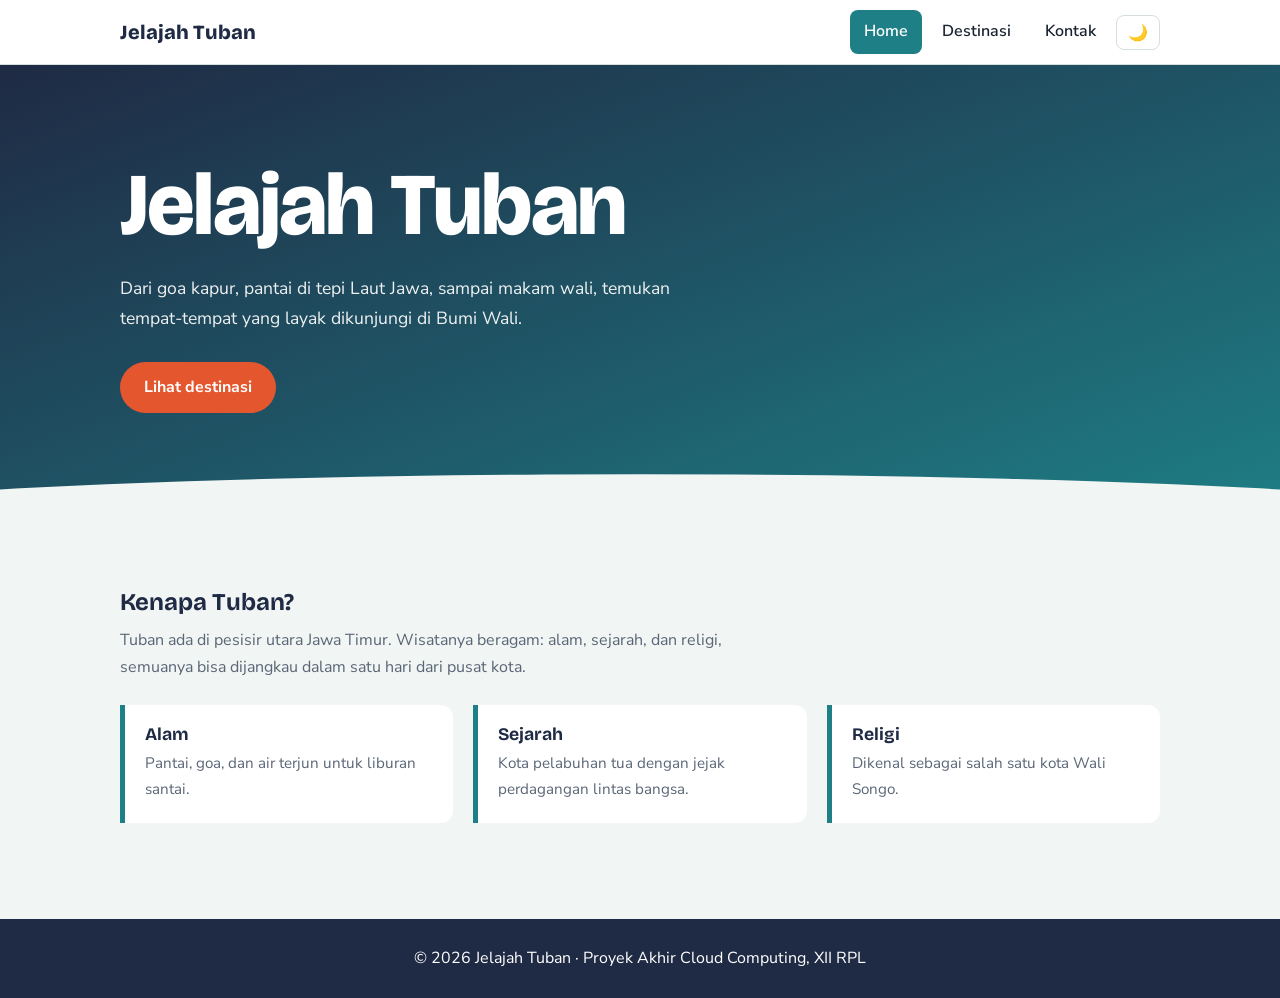
<file: index.html>
<!DOCTYPE html>
<html lang="id" data-theme="light">
<head>
<meta charset="UTF-8">
<meta name="viewport" content="width=device-width, initial-scale=1">
<title>Home | Jelajah Tuban</title>
<meta name="description" content="Panduan wisata Kabupaten Tuban, Jawa Timur.">
<link rel="preconnect" href="https://fonts.googleapis.com">
<link href="https://fonts.googleapis.com/css2?family=Bricolage+Grotesque:wght@600;800&family=Nunito+Sans:wght@400;600;700&display=swap" rel="stylesheet">
<link rel="stylesheet" href="style.css">
</head>
<body>
<header>
 <div class="wrap nav">
  <a href="index.html" class="logo">Jelajah Tuban</a>
  <ul class="menu" id="menu">
   <li><a href="index.html" class="active">Home</a></li>
   <li><a href="destinasi.html">Destinasi</a></li>
   <li><a href="kontak.html">Kontak</a></li>
   <li><button class="btn-icon" id="theme-toggle" aria-label="Ganti mode terang/gelap">🌙</button></li>
  </ul>
  <button class="btn-icon" id="hamburger" aria-label="Buka menu" aria-expanded="false">☰</button>
 </div>
</header>
<main>
 <div class="hero"><div class="wrap">
  <h1>Jelajah Tuban</h1>
  <p>Dari goa kapur, pantai di tepi Laut Jawa, sampai makam wali, temukan tempat-tempat yang layak dikunjungi di Bumi Wali.</p>
  <a class="btn" href="destinasi.html">Lihat destinasi</a>
 </div></div>
 <section><div class="wrap">
  <h2>Kenapa Tuban?</h2>
  <p style="max-width:62ch;margin-top:10px;color:var(--muted)">Tuban ada di pesisir utara Jawa Timur. Wisatanya beragam: alam, sejarah, dan religi, semuanya bisa dijangkau dalam satu hari dari pusat kota.</p>
  <div class="facts">
   <div class="fact"><h3>Alam</h3><p>Pantai, goa, dan air terjun untuk liburan santai.</p></div>
   <div class="fact"><h3>Sejarah</h3><p>Kota pelabuhan tua dengan jejak perdagangan lintas bangsa.</p></div>
   <div class="fact"><h3>Religi</h3><p>Dikenal sebagai salah satu kota Wali Songo.</p></div>
  </div>
 </div></section>
</main>
<footer><p>© 2026 Jelajah Tuban · Proyek Akhir Cloud Computing, XII RPL</p></footer>
<script src="script.js"></script>
</body>
</html>
</file>
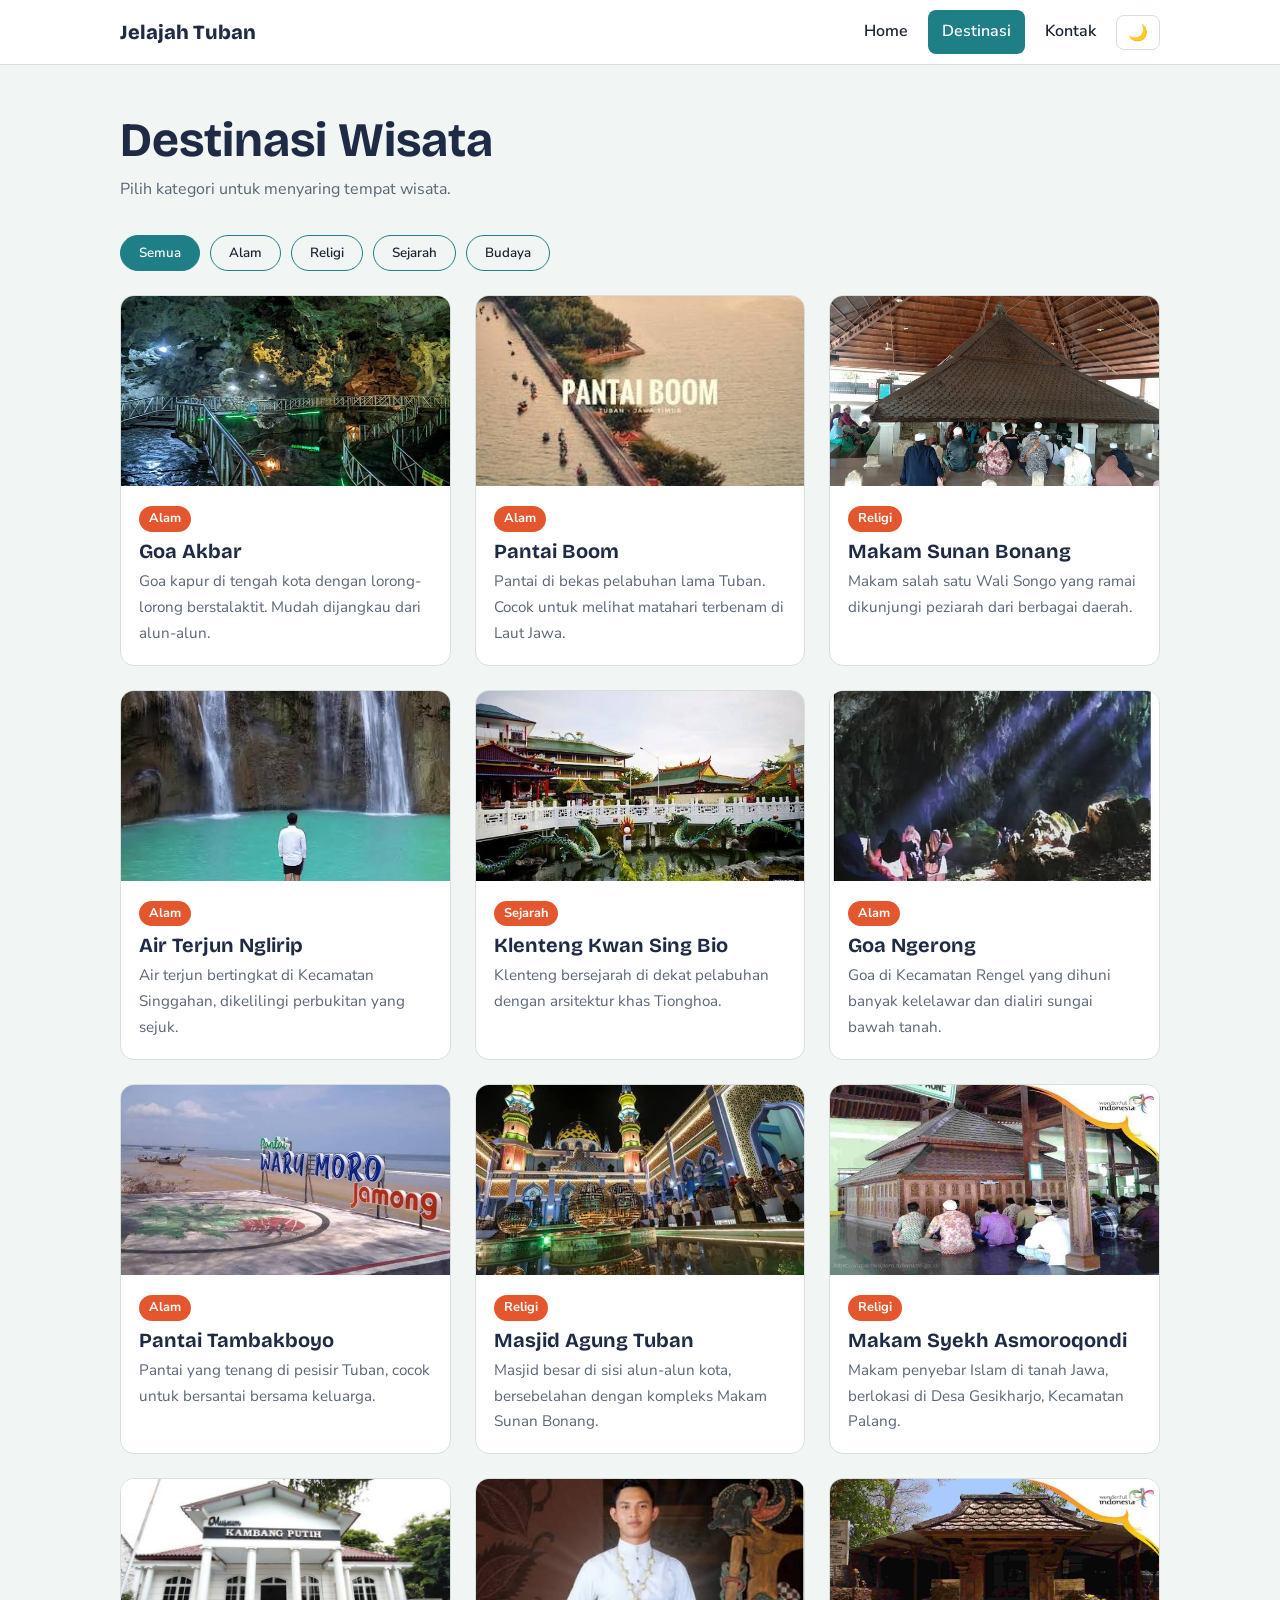
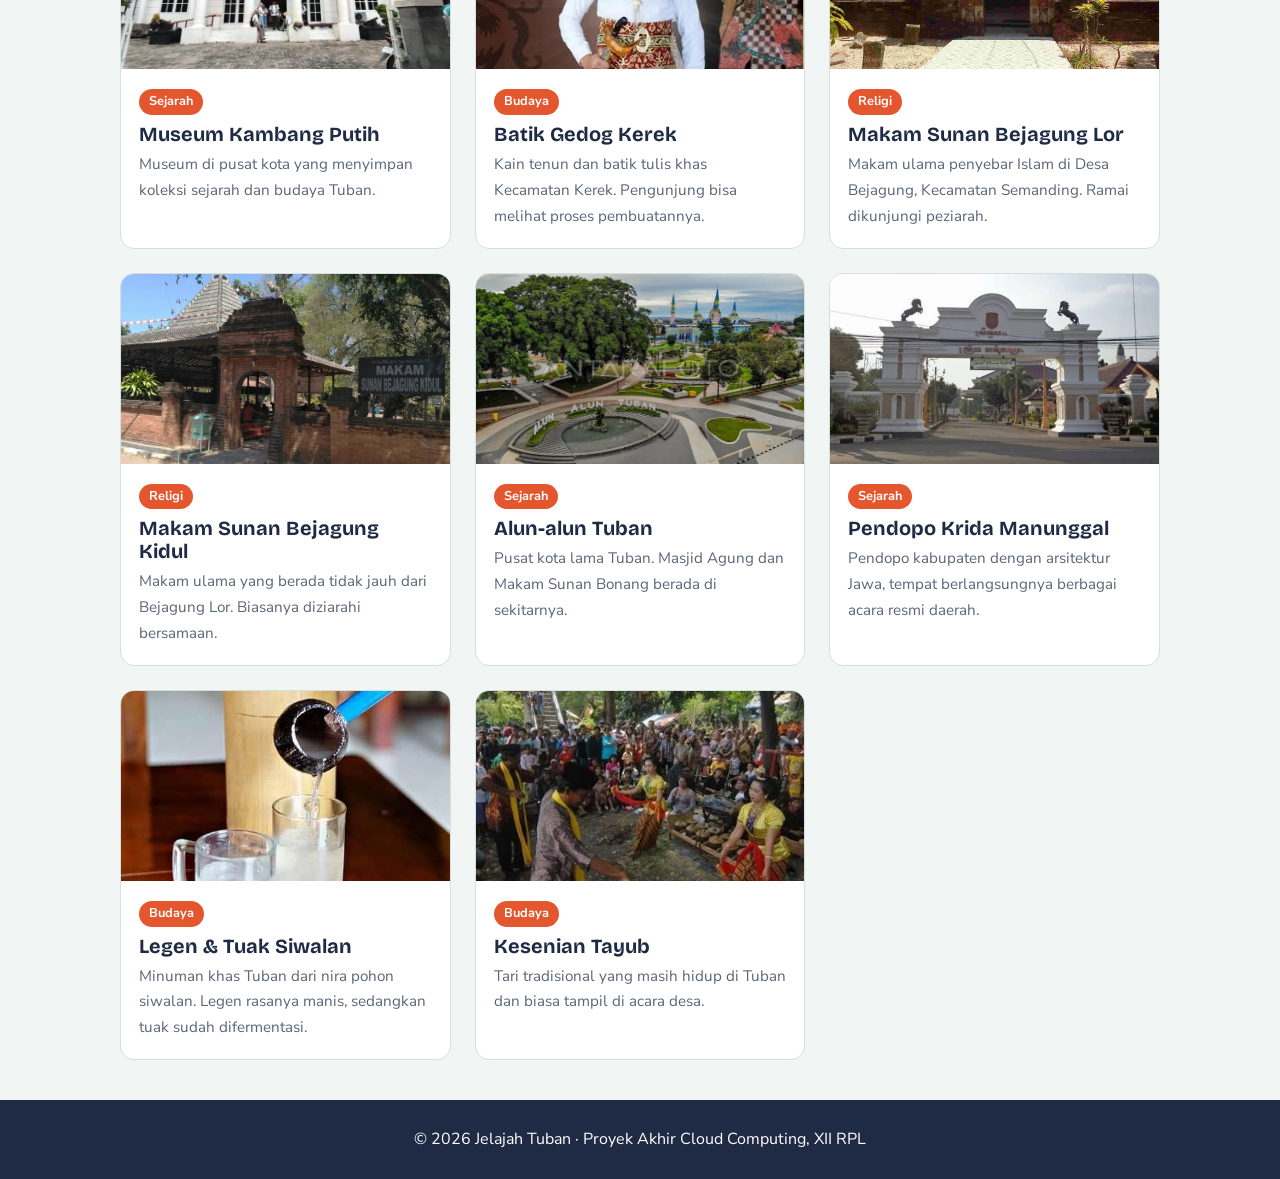
<file: destinasi.html>
<!DOCTYPE html>
<html lang="id" data-theme="light">
<head>
<meta charset="UTF-8">
<meta name="viewport" content="width=device-width, initial-scale=1">
<title>Destinasi | Jelajah Tuban</title>
<meta name="description" content="Panduan wisata Kabupaten Tuban, Jawa Timur.">
<link rel="preconnect" href="https://fonts.googleapis.com">
<link href="https://fonts.googleapis.com/css2?family=Bricolage+Grotesque:wght@600;800&family=Nunito+Sans:wght@400;600;700&display=swap" rel="stylesheet">
<link rel="stylesheet" href="style.css">
</head>
<body>
<header>
 <div class="wrap nav">
  <a href="index.html" class="logo">Jelajah Tuban</a>
  <ul class="menu" id="menu">
   <li><a href="index.html">Home</a></li>
   <li><a href="destinasi.html" class="active">Destinasi</a></li>
   <li><a href="kontak.html">Kontak</a></li>
   <li><button class="btn-icon" id="theme-toggle" aria-label="Ganti mode terang/gelap">🌙</button></li>
  </ul>
  <button class="btn-icon" id="hamburger" aria-label="Buka menu" aria-expanded="false">☰</button>
 </div>
</header>
<main><div class="wrap">
 <div class="page-title">
  <h1>Destinasi Wisata</h1>
  <p>Pilih kategori untuk menyaring tempat wisata.</p>
 </div>
 <div class="filters">
  <button class="active" data-filter="semua">Semua</button>
  <button data-filter="alam">Alam</button>
  <button data-filter="religi">Religi</button>
  <button data-filter="sejarah">Sejarah</button>
  <button data-filter="budaya">Budaya</button>
 </div>
 <div class="grid">
   <article class="card" data-kategori="alam">
    <div class="thumb"><img src="image/goa akbar.jpg" alt="Goa Akbar" loading="lazy" onerror="this.remove()"></div>
    <div class="card-body"><span class="tag">Alam</span><h3>Goa Akbar</h3><p>Goa kapur di tengah kota dengan lorong-lorong berstalaktit. Mudah dijangkau dari alun-alun.</p></div>
   </article>
   <article class="card" data-kategori="alam">
    <div class="thumb"><img src="image/pantai boom.jpg" alt="Pantai Boom" loading="lazy" onerror="this.remove()"></div>
    <div class="card-body"><span class="tag">Alam</span><h3>Pantai Boom</h3><p>Pantai di bekas pelabuhan lama Tuban. Cocok untuk melihat matahari terbenam di Laut Jawa.</p></div>
   </article>
   <article class="card" data-kategori="religi">
    <div class="thumb"><img src="image/sunan bonang.jpg" alt="Makam Sunan Bonang" loading="lazy" onerror="this.remove()"></div>
    <div class="card-body"><span class="tag">Religi</span><h3>Makam Sunan Bonang</h3><p>Makam salah satu Wali Songo yang ramai dikunjungi peziarah dari berbagai daerah.</p></div>
   </article>
   <article class="card" data-kategori="alam">
    <div class="thumb"><img src="image/nglirip.jpg" alt="Air Terjun Nglirip" loading="lazy" onerror="this.remove()"></div>
    <div class="card-body"><span class="tag">Alam</span><h3>Air Terjun Nglirip</h3><p>Air terjun bertingkat di Kecamatan Singgahan, dikelilingi perbukitan yang sejuk.</p></div>
   </article>
   <article class="card" data-kategori="sejarah">
    <div class="thumb"><img src="image/klenteng.jpg" alt="Klenteng Kwan Sing Bio" loading="lazy" onerror="this.remove()"></div>
    <div class="card-body"><span class="tag">Sejarah</span><h3>Klenteng Kwan Sing Bio</h3><p>Klenteng bersejarah di dekat pelabuhan dengan arsitektur khas Tionghoa.</p></div>
   </article>
   <article class="card" data-kategori="alam">
    <div class="thumb"><img src="image/goa ngerong.jpg" alt="Goa Ngerong" loading="lazy" onerror="this.remove()"></div>
    <div class="card-body"><span class="tag">Alam</span><h3>Goa Ngerong</h3><p>Goa di Kecamatan Rengel yang dihuni banyak kelelawar dan dialiri sungai bawah tanah.</p></div>
   </article>
   <article class="card" data-kategori="alam">
    <div class="thumb"><img src="image/pantai tambakboyo.jpg" alt="Pantai Tambakboyo" loading="lazy" onerror="this.remove()"></div>
    <div class="card-body"><span class="tag">Alam</span><h3>Pantai Tambakboyo</h3><p>Pantai yang tenang di pesisir Tuban, cocok untuk bersantai bersama keluarga.</p></div>
   </article>
   <article class="card" data-kategori="religi">
    <div class="thumb"><img src="image/masjid agung.jpg" alt="Masjid Agung Tuban" loading="lazy" onerror="this.remove()"></div>
    <div class="card-body"><span class="tag">Religi</span><h3>Masjid Agung Tuban</h3><p>Masjid besar di sisi alun-alun kota, bersebelahan dengan kompleks Makam Sunan Bonang.</p></div>
   </article>
   <article class="card" data-kategori="religi">
    <div class="thumb"><img src="image/asmoroqondi.jpg" alt="Makam Syekh Asmoroqondi" loading="lazy" onerror="this.remove()"></div>
    <div class="card-body"><span class="tag">Religi</span><h3>Makam Syekh Asmoroqondi</h3><p>Makam penyebar Islam di tanah Jawa, berlokasi di Desa Gesikharjo, Kecamatan Palang.</p></div>
   </article>
   <article class="card" data-kategori="sejarah">
    <div class="thumb"><img src="image/museum kambang putih.jpg" alt="Museum Kambang Putih" loading="lazy" onerror="this.remove()"></div>
    <div class="card-body"><span class="tag">Sejarah</span><h3>Museum Kambang Putih</h3><p>Museum di pusat kota yang menyimpan koleksi sejarah dan budaya Tuban.</p></div>
   </article>
   <article class="card" data-kategori="budaya">
    <div class="thumb"><img src="image/batik gedog.jpg" alt="Batik Gedog Kerek" loading="lazy" onerror="this.remove()"></div>
    <div class="card-body"><span class="tag">Budaya</span><h3>Batik Gedog Kerek</h3><p>Kain tenun dan batik tulis khas Kecamatan Kerek. Pengunjung bisa melihat proses pembuatannya.</p></div>
   </article>
   <article class="card" data-kategori="religi">
    <div class="thumb"><img src="image/bejagung lor.jpg" alt="Makam Sunan Bejagung Lor" loading="lazy" onerror="this.remove()"></div>
    <div class="card-body"><span class="tag">Religi</span><h3>Makam Sunan Bejagung Lor</h3><p>Makam ulama penyebar Islam di Desa Bejagung, Kecamatan Semanding. Ramai dikunjungi peziarah.</p></div>
   </article>
   <article class="card" data-kategori="religi">
    <div class="thumb"><img src="image/bejagung kidul.jpg" alt="Makam Sunan Bejagung Kidul" loading="lazy" onerror="this.remove()"></div>
    <div class="card-body"><span class="tag">Religi</span><h3>Makam Sunan Bejagung Kidul</h3><p>Makam ulama yang berada tidak jauh dari Bejagung Lor. Biasanya diziarahi bersamaan.</p></div>
   </article>
   <article class="card" data-kategori="sejarah">
    <div class="thumb"><img src="image/alun-alun.jpg" alt="Alun-alun Tuban" loading="lazy" onerror="this.remove()"></div>
    <div class="card-body"><span class="tag">Sejarah</span><h3>Alun-alun Tuban</h3><p>Pusat kota lama Tuban. Masjid Agung dan Makam Sunan Bonang berada di sekitarnya.</p></div>
   </article>
   <article class="card" data-kategori="sejarah">
    <div class="thumb"><img src="image/pendopo.jpg" alt="Pendopo Krida Manunggal" loading="lazy" onerror="this.remove()"></div>
    <div class="card-body"><span class="tag">Sejarah</span><h3>Pendopo Krida Manunggal</h3><p>Pendopo kabupaten dengan arsitektur Jawa, tempat berlangsungnya berbagai acara resmi daerah.</p></div>
   </article>
   <article class="card" data-kategori="budaya">
    <div class="thumb"><img src="image/tuak.jpg" alt="Legen &amp; Tuak Siwalan" loading="lazy" onerror="this.remove()"></div>
    <div class="card-body"><span class="tag">Budaya</span><h3>Legen &amp; Tuak Siwalan</h3><p>Minuman khas Tuban dari nira pohon siwalan. Legen rasanya manis, sedangkan tuak sudah difermentasi.</p></div>
   </article>
   <article class="card" data-kategori="budaya">
    <div class="thumb"><img src="image/tayub.jpg" alt="Kesenian Tayub" loading="lazy" onerror="this.remove()"></div>
    <div class="card-body"><span class="tag">Budaya</span><h3>Kesenian Tayub</h3><p>Tari tradisional yang masih hidup di Tuban dan biasa tampil di acara desa.</p></div>
   </article>
</div>
</div></main>
<footer><p>© 2026 Jelajah Tuban · Proyek Akhir Cloud Computing, XII RPL</p></footer>
<script src="script.js"></script>
</body>
</html>
</file>
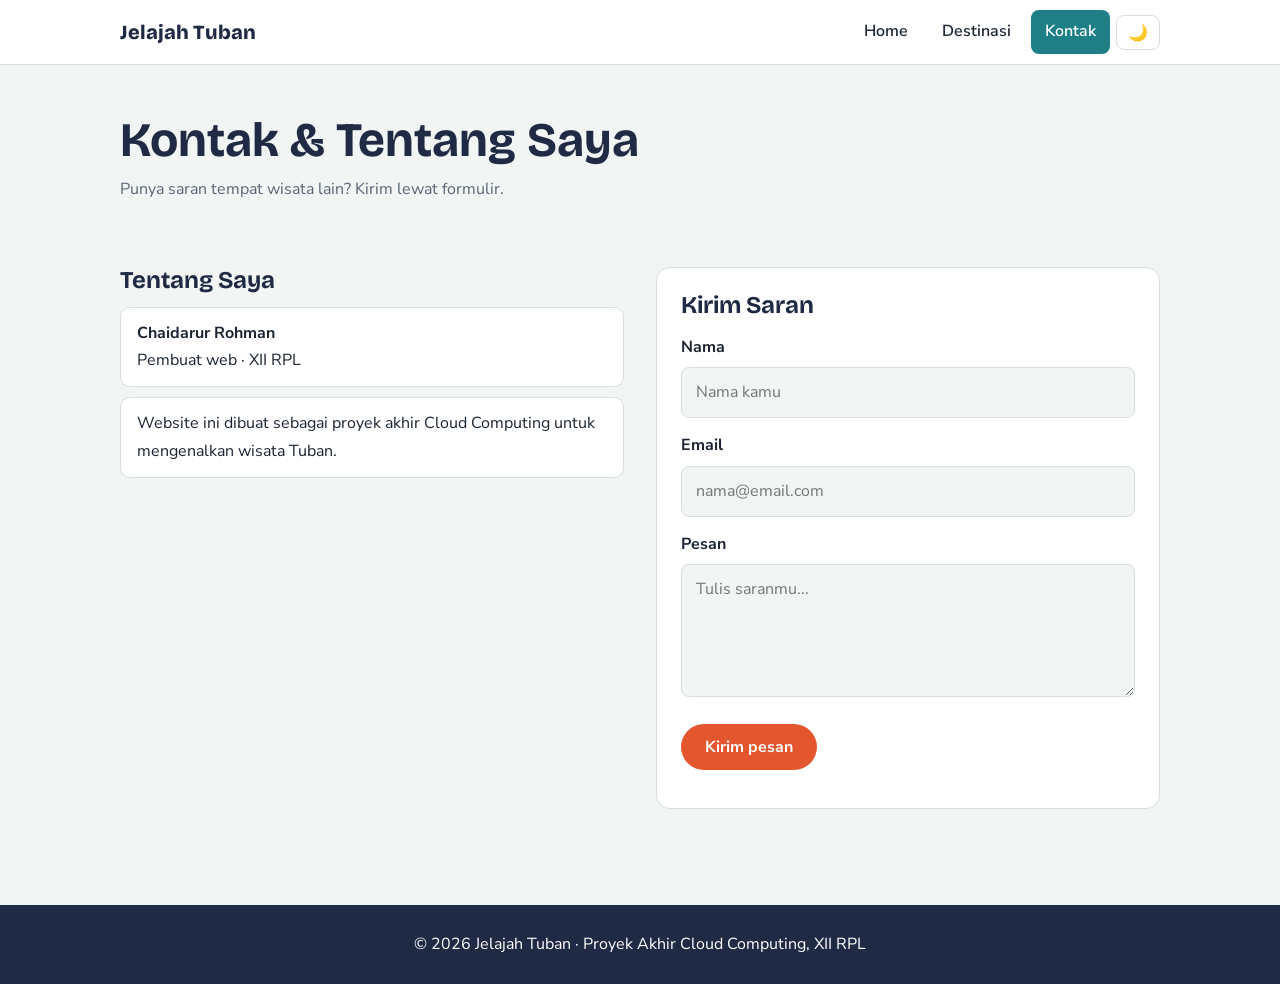
<file: kontak.html>
<!DOCTYPE html>
<html lang="id" data-theme="light">
<head>
<meta charset="UTF-8">
<meta name="viewport" content="width=device-width, initial-scale=1">
<title>Kontak | Jelajah Tuban</title>
<meta name="description" content="Panduan wisata Kabupaten Tuban, Jawa Timur.">
<link rel="preconnect" href="https://fonts.googleapis.com">
<link href="https://fonts.googleapis.com/css2?family=Bricolage+Grotesque:wght@600;800&family=Nunito+Sans:wght@400;600;700&display=swap" rel="stylesheet">
<link rel="stylesheet" href="style.css">
</head>
<body>
<header>
 <div class="wrap nav">
  <a href="index.html" class="logo">Jelajah Tuban</a>
  <ul class="menu" id="menu">
   <li><a href="index.html">Home</a></li>
   <li><a href="destinasi.html">Destinasi</a></li>
   <li><a href="kontak.html" class="active">Kontak</a></li>
   <li><button class="btn-icon" id="theme-toggle" aria-label="Ganti mode terang/gelap">🌙</button></li>
  </ul>
  <button class="btn-icon" id="hamburger" aria-label="Buka menu" aria-expanded="false">☰</button>
 </div>
</header>
<main><div class="wrap">
 <div class="page-title">
  <h1>Kontak &amp; Tentang Saya</h1>
  <p>Punya saran tempat wisata lain? Kirim lewat formulir.</p>
 </div>
 <section class="two-col">
  <div>
   <h2>Tentang Saya</h2>
   <ul class="team">
    <li><strong>Chaidarur Rohman</strong><br>Pembuat web · XII RPL</li>
    <li>Website ini dibuat sebagai proyek akhir Cloud Computing untuk mengenalkan wisata Tuban.</li>
   </ul>
  </div>
  <form id="form-kontak" novalidate>
   <input type="hidden" name="access_key" value="8ec1827f-3425-4ce1-abdb-a9e15b9da9f1">
   <input type="hidden" name="subject" value="Saran baru dari web Jelajah Tuban">
   <input type="checkbox" name="botcheck" tabindex="-1" autocomplete="off" style="display:none">
   <h2>Kirim Saran</h2>
   <label for="nama">Nama</label>
   <input type="text" id="nama" name="nama" placeholder="Nama kamu">
   <label for="email">Email</label>
   <input type="email" id="email" name="email" placeholder="nama@email.com">
   <label for="pesan">Pesan</label>
   <textarea id="pesan" name="pesan" rows="4" placeholder="Tulis saranmu..."></textarea>
   <button type="submit" class="btn" style="margin-top:18px">Kirim pesan</button>
   <p id="pesan-sukses" role="status"></p>
  </form>
 </section>
</div></main>
<footer><p>© 2026 Jelajah Tuban · Proyek Akhir Cloud Computing, XII RPL</p></footer>
<script src="script.js"></script>
</body>
</html>
</file>
<file: style.css>
:root{--bg:#f1f5f4;--card:#fff;--text:#1b2433;--muted:#5a6676;--primary:#1f2a44;--accent:#1e7f86;--hot:#e4572e;--line:#d6dfdd}
[data-theme="dark"]{--bg:#0f1624;--card:#18223a;--text:#e8edf5;--muted:#9fb0c6;--primary:#8fd3d8;--accent:#4fb8bf;--hot:#ff8a65;--line:#2a3856}
*{box-sizing:border-box;margin:0;padding:0}
html{scroll-behavior:smooth}
body{font-family:'Nunito Sans',system-ui,sans-serif;background:var(--bg);color:var(--text);line-height:1.7;transition:background .3s,color .3s}
h1,h2,h3{font-family:'Bricolage Grotesque','Nunito Sans',sans-serif;line-height:1.15;color:var(--primary)}
a{color:inherit}
:focus-visible{outline:3px solid var(--hot);outline-offset:2px}
.wrap{max-width:1080px;margin:0 auto;padding:0 20px}

/* Navbar */
header{position:sticky;top:0;z-index:10;background:var(--card);border-bottom:1px solid var(--line)}
.nav{display:flex;align-items:center;justify-content:space-between;height:64px}
.logo{font-family:'Bricolage Grotesque',sans-serif;font-weight:800;font-size:1.25rem;text-decoration:none;color:var(--primary)}
.menu{display:flex;gap:6px;list-style:none;align-items:center}
.menu a{display:block;padding:8px 14px;border-radius:8px;text-decoration:none;font-weight:600}
.menu a:hover,.menu a.active{background:var(--accent);color:#fff}
.btn-icon{background:none;border:1px solid var(--line);color:var(--text);border-radius:8px;padding:7px 11px;cursor:pointer;font-size:1rem}
#hamburger{display:none}

/* Hero */
.hero{background:linear-gradient(160deg,#1f2a44 0%,#1e7f86 100%);color:#fff;padding:90px 0 120px;position:relative;overflow:hidden}
.hero h1{color:#fff;font-size:clamp(2.6rem,9vw,5.5rem);font-weight:800;letter-spacing:-.02em;max-width:11ch}
.hero p{max-width:52ch;margin:18px 0 28px;font-size:1.1rem;opacity:.92}
.hero::after{content:"";position:absolute;left:0;right:0;bottom:-1px;height:60px;background:var(--bg);clip-path:ellipse(75% 100% at 50% 100%)}
.btn{display:inline-block;background:var(--hot);color:#fff;border:0;padding:12px 24px;border-radius:999px;font-weight:700;font-size:1rem;text-decoration:none;cursor:pointer;font-family:inherit}
.btn:hover{filter:brightness(1.1)}

/* Sections */
section{padding:56px 0}
.page-title{padding:48px 0 8px}
.page-title h1{font-size:clamp(2rem,6vw,3rem)}
.page-title p{color:var(--muted);max-width:60ch;margin-top:8px}
.facts{display:grid;grid-template-columns:repeat(auto-fit,minmax(220px,1fr));gap:20px;margin-top:24px}
.fact{background:var(--card);border-left:5px solid var(--accent);padding:20px;border-radius:0 12px 12px 0}
.fact h3{font-size:1.1rem;margin-bottom:6px}
.fact p{color:var(--muted);font-size:.95rem}

/* Filter + kartu destinasi */
.filters{display:flex;flex-wrap:wrap;gap:10px;margin:24px 0}
.filters button{border:1px solid var(--accent);background:transparent;color:var(--text);padding:8px 18px;border-radius:999px;cursor:pointer;font-weight:600;font-family:inherit}
.filters button.active{background:var(--accent);color:#fff}
.grid{display:grid;grid-template-columns:repeat(auto-fill,minmax(280px,1fr));gap:24px}
.card{background:var(--card);border-radius:14px;overflow:hidden;border:1px solid var(--line)}
.thumb{height:190px;background:linear-gradient(135deg,var(--accent),var(--primary));display:flex;align-items:center;justify-content:center;font-size:3rem}
.thumb img{width:100%;height:100%;object-fit:cover;display:block}
.card-body{padding:18px}
.tag{display:inline-block;font-size:.8rem;font-weight:700;color:#fff;background:var(--hot);padding:2px 10px;border-radius:999px;margin-bottom:8px}
.card h3{font-size:1.25rem;margin-bottom:6px}
.card p{color:var(--muted);font-size:.95rem}
.card.hide{display:none}

/* Form */
.two-col{display:grid;grid-template-columns:1fr 1fr;gap:32px}
form{background:var(--card);border:1px solid var(--line);padding:24px;border-radius:14px}
label{display:block;font-weight:700;margin:14px 0 6px}
input,textarea{width:100%;padding:11px 14px;border:1px solid var(--line);border-radius:8px;background:var(--bg);color:var(--text);font:inherit}
.team{list-style:none;margin-top:12px}
.team li{background:var(--card);border:1px solid var(--line);padding:12px 16px;border-radius:10px;margin-bottom:10px}
#pesan-sukses{margin-top:14px;color:var(--accent);font-weight:700}

footer{background:var(--primary);color:#fff;text-align:center;padding:26px 20px;margin-top:40px}
[data-theme="dark"] footer{background:#0a101c;color:var(--muted)}

/* Responsif */
@media(max-width:768px){
 #hamburger{display:inline-block}
 .menu{display:none;position:absolute;top:64px;left:0;right:0;background:var(--card);flex-direction:column;align-items:stretch;padding:10px 20px;border-bottom:1px solid var(--line)}
 .menu.open{display:flex}
 .two-col{grid-template-columns:1fr}
 .hero{padding:60px 0 90px}
}
@media(prefers-reduced-motion:reduce){*{transition:none!important;scroll-behavior:auto!important}}
</file>
